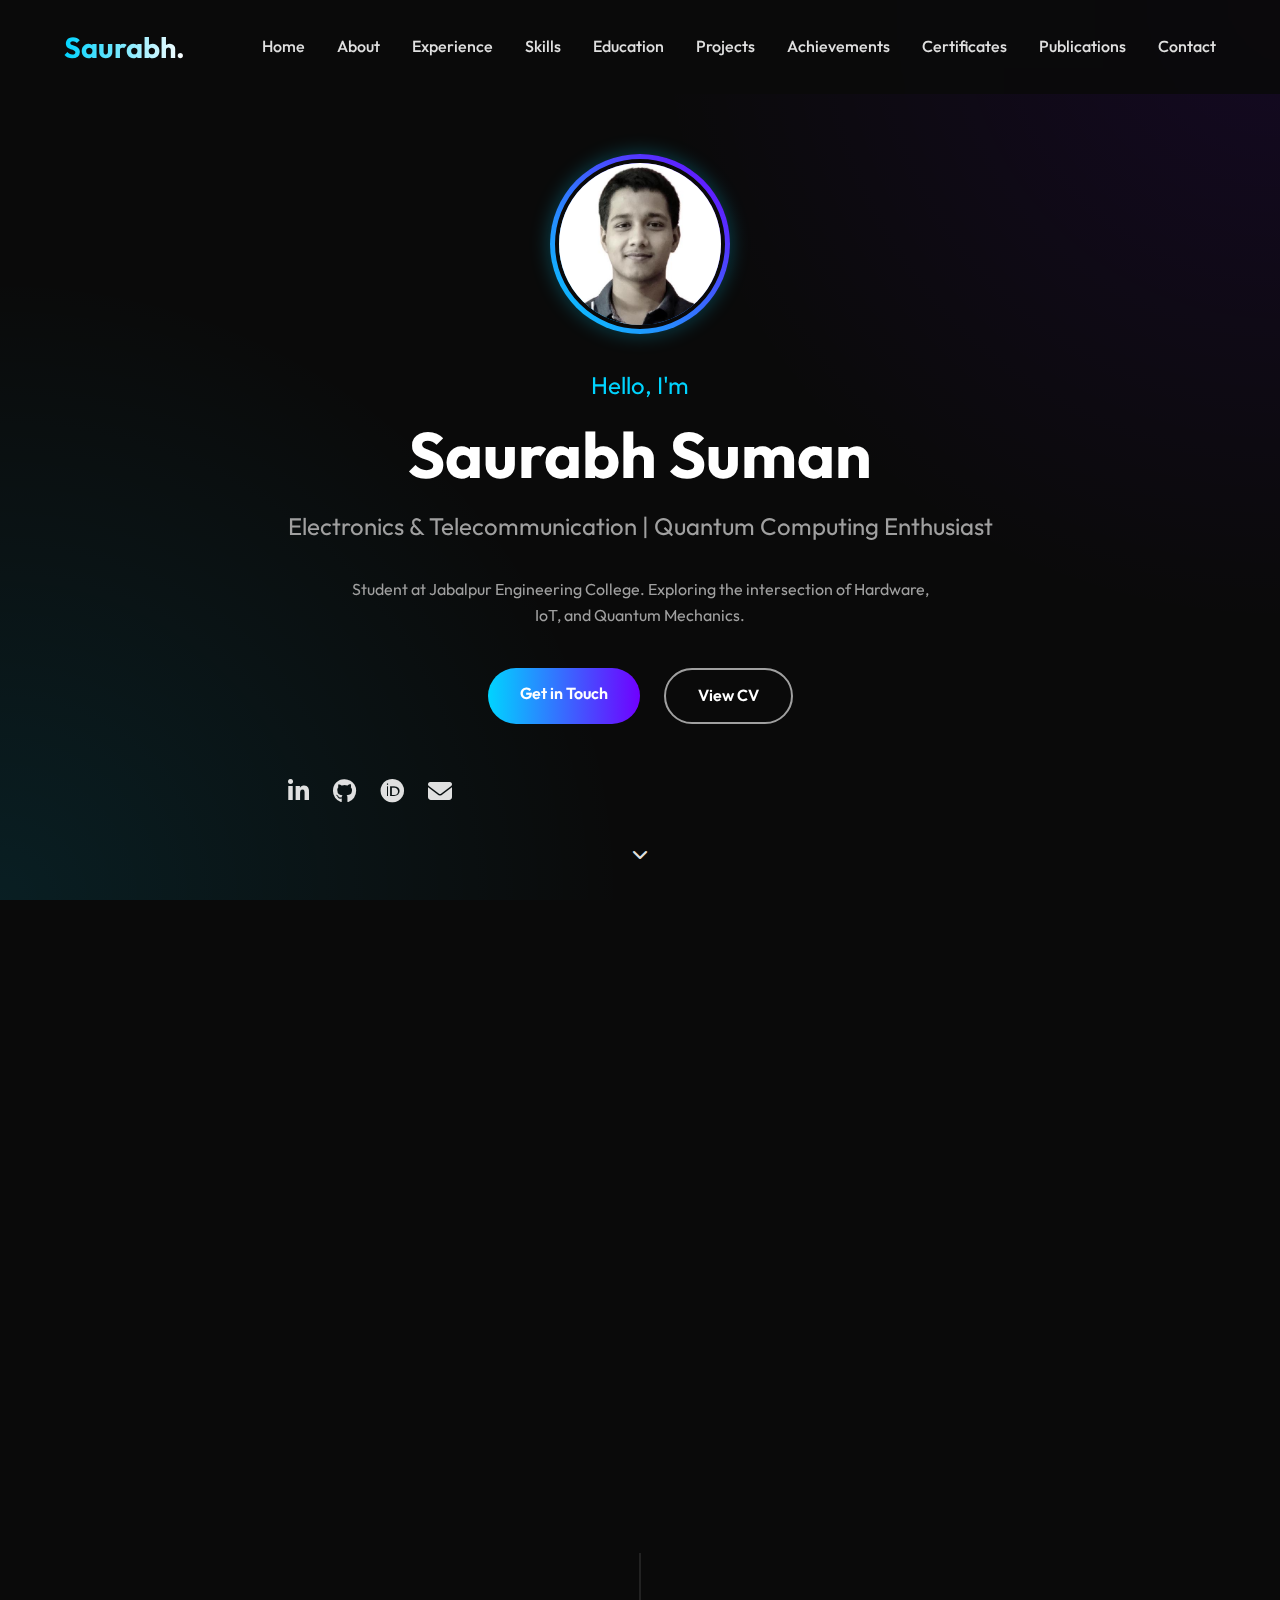
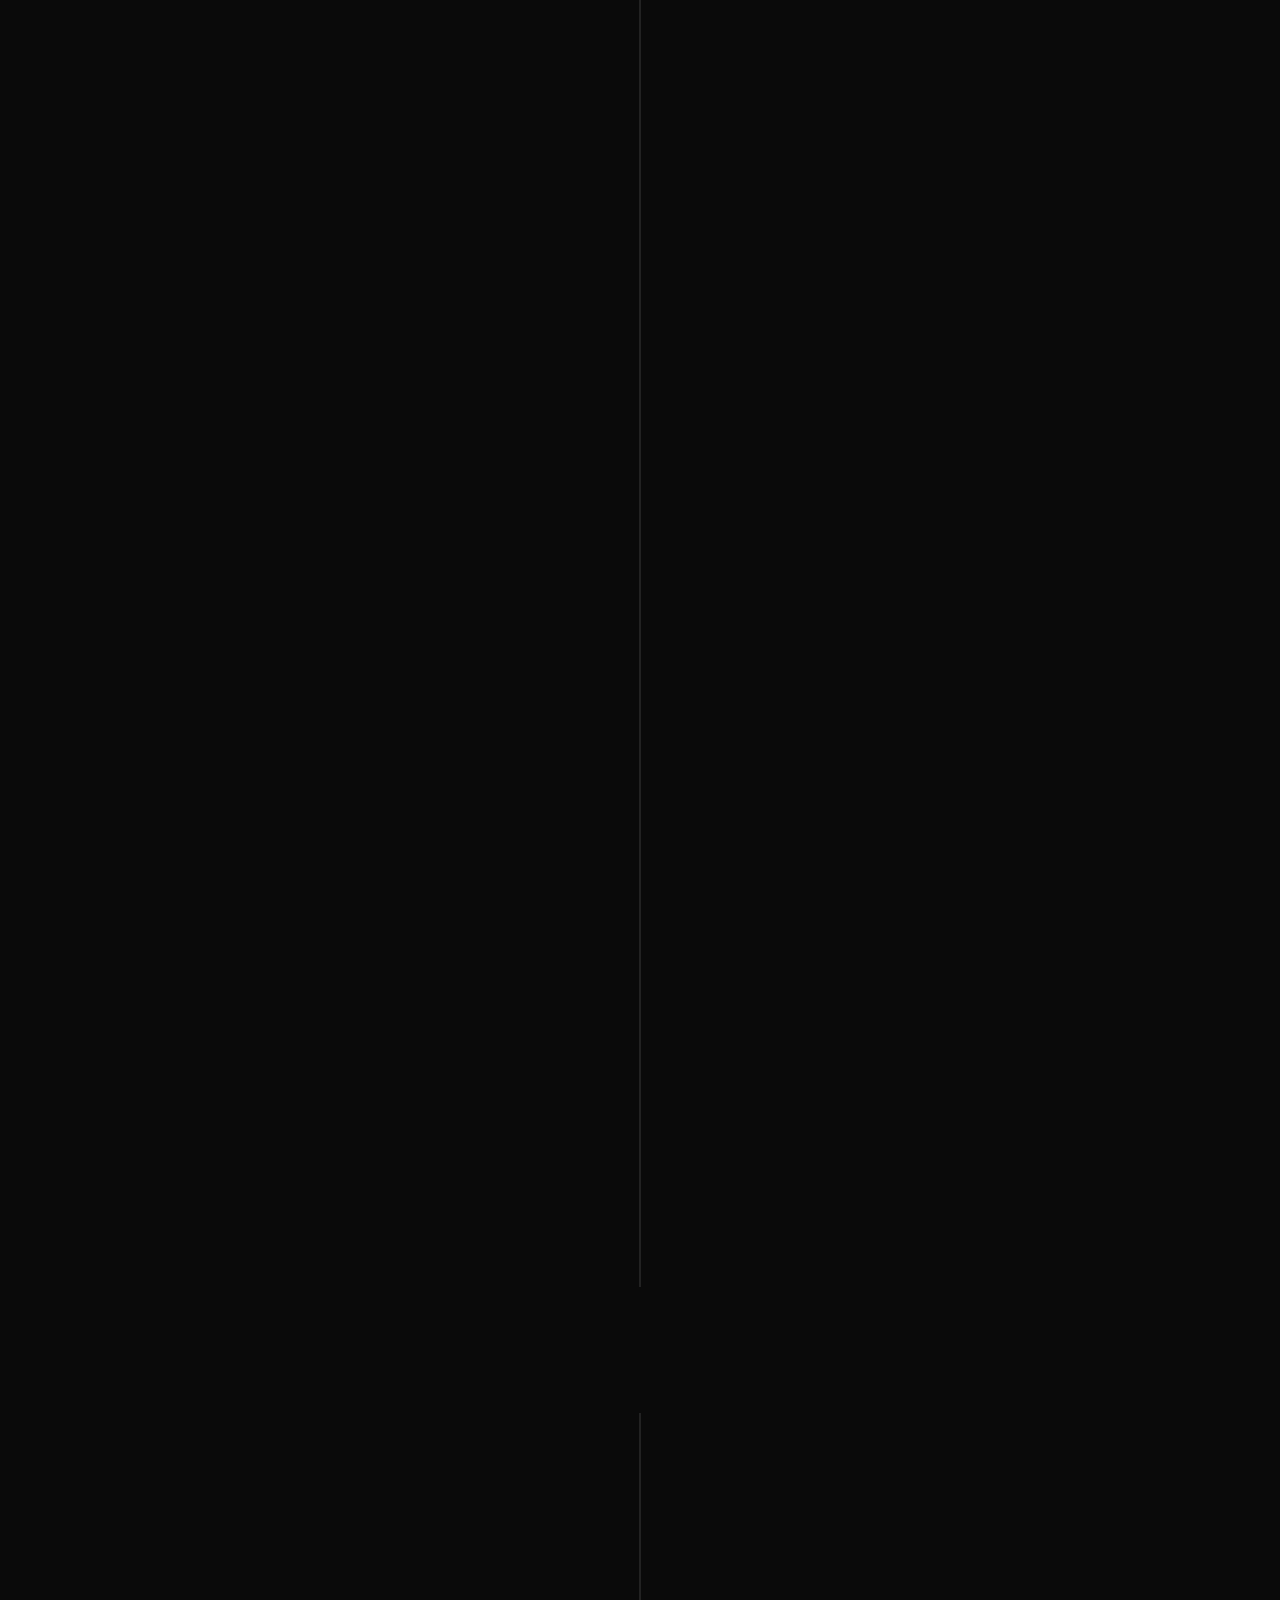
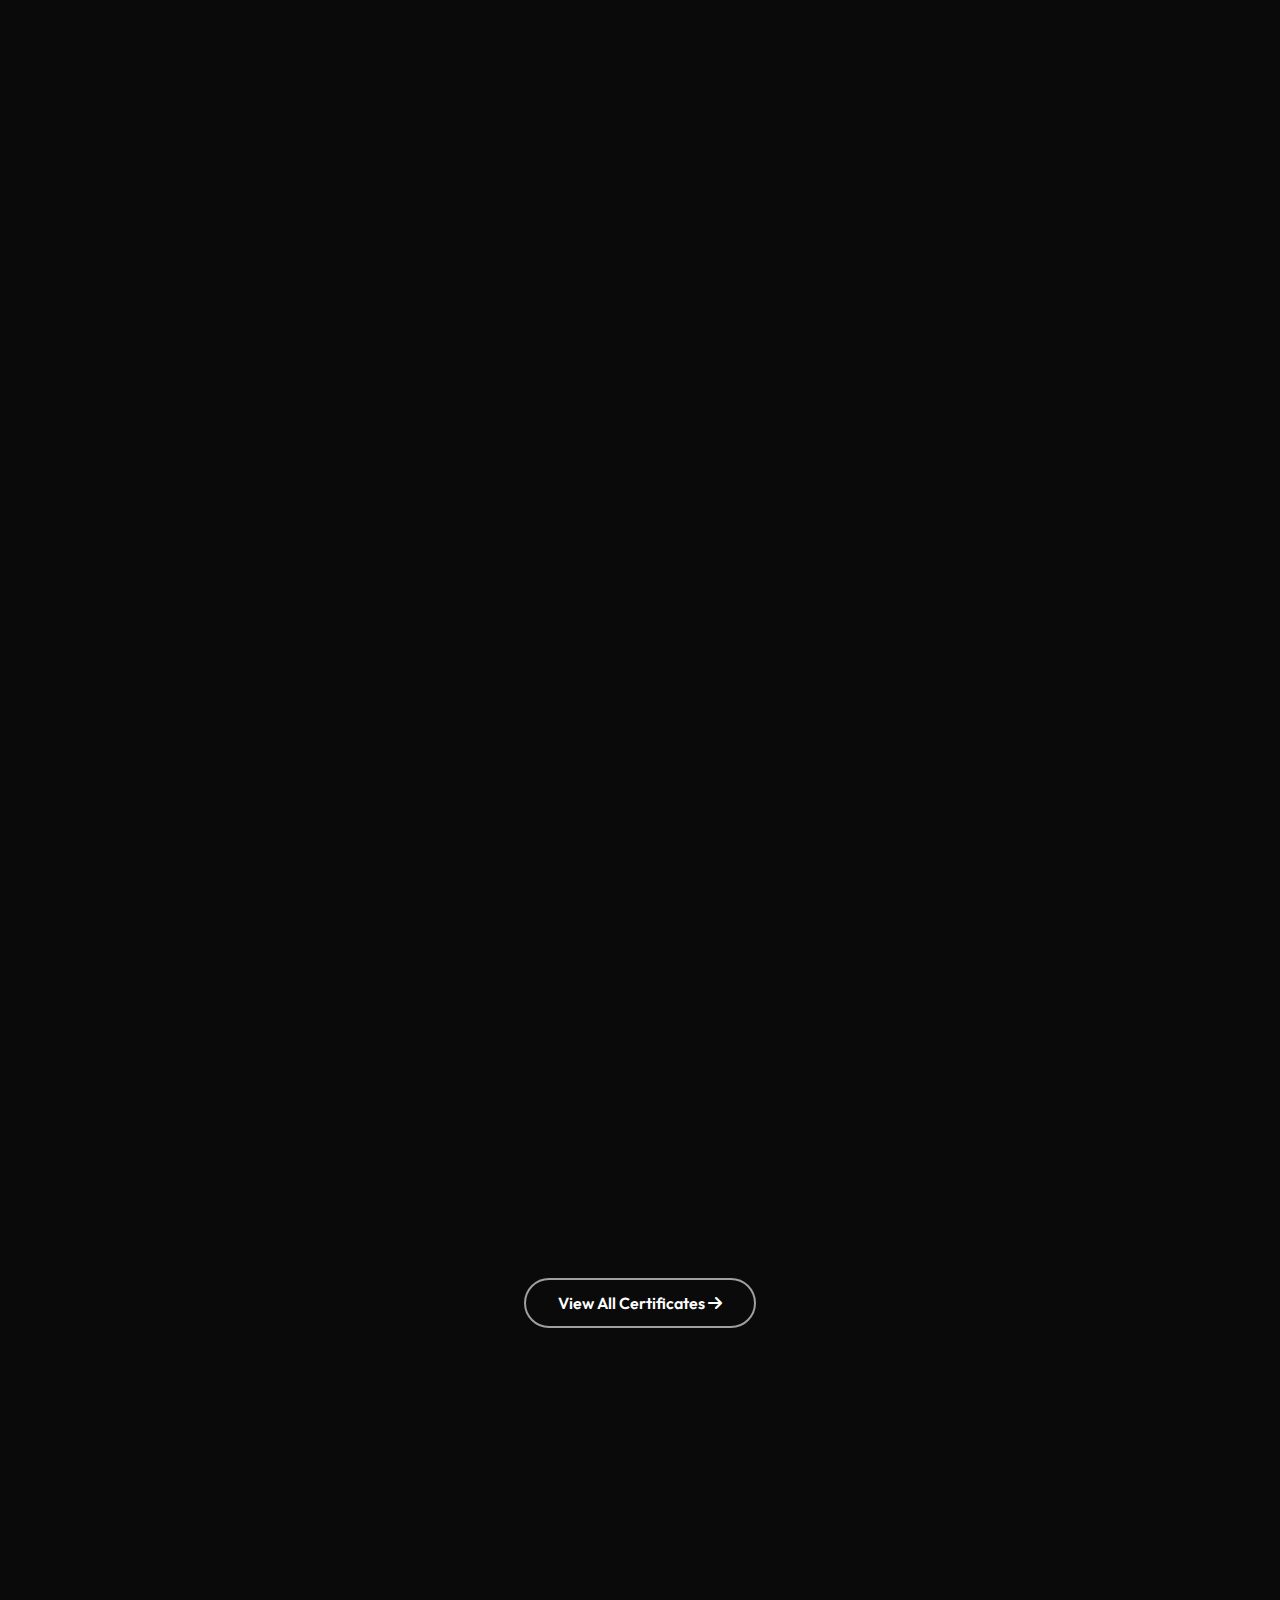
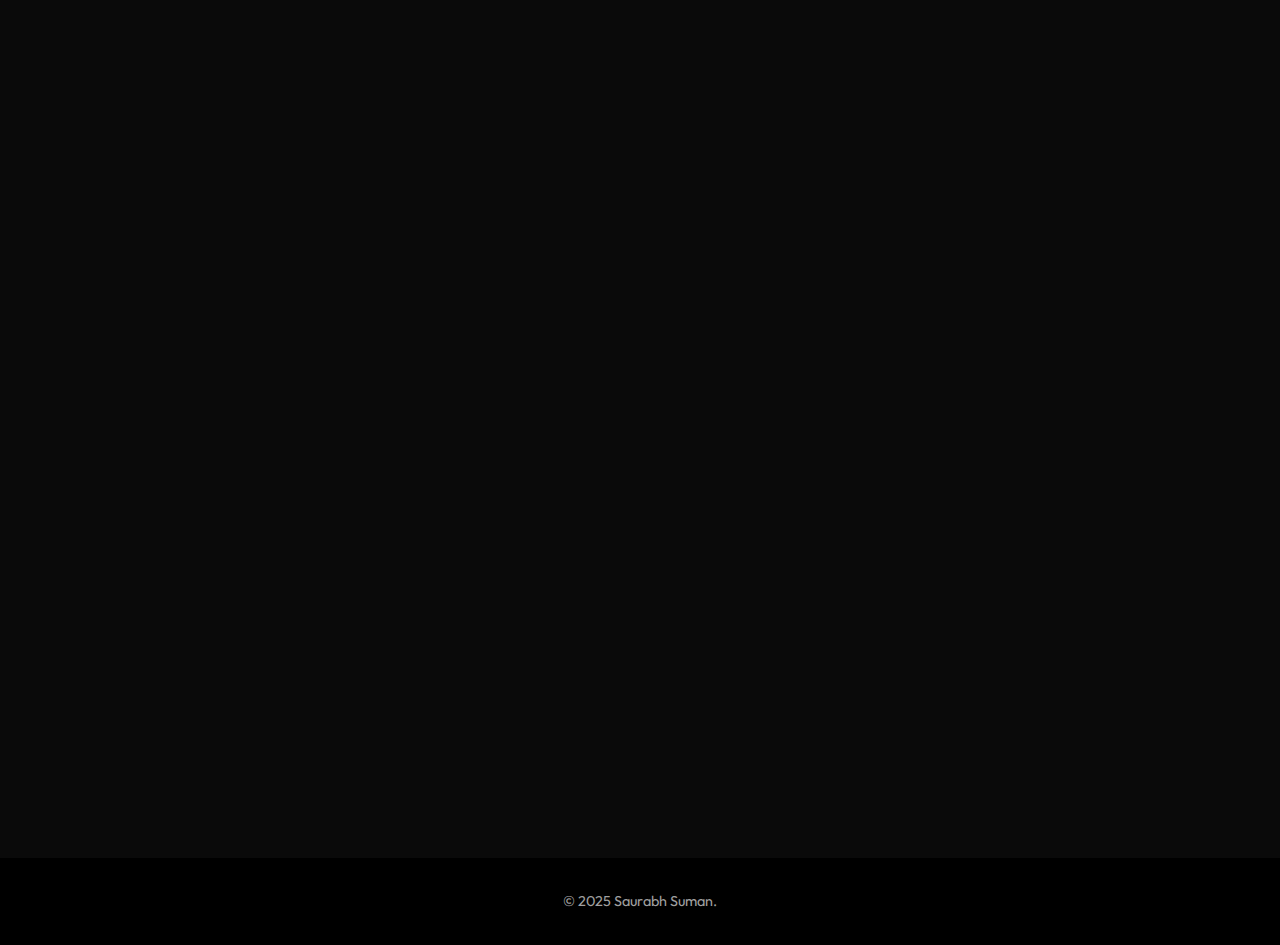
<file: index.html>
<!DOCTYPE html>
<html lang="en">

<head>
    <meta charset="UTF-8">
    <meta name="viewport" content="width=device-width, initial-scale=1.0">
    <link rel="icon" type="image/x-icon" href="images/saurabh.jpeg">
    <title>Saurabh Suman | Portfolio</title>
    <meta name="description"
        content="Portfolio of Saurabh Suman - Electronics & Telecommunication Student, Quantum Computing Enthusiast.">

    <!-- Fonts -->
    <link rel="preconnect" href="https://fonts.googleapis.com">
    <link rel="preconnect" href="https://fonts.gstatic.com" crossorigin>
    <link href="https://fonts.googleapis.com/css2?family=Outfit:wght@300;400;500;600;700&display=swap" rel="stylesheet">

    <!-- Icons -->
    <link rel="stylesheet" href="https://cdnjs.cloudflare.com/ajax/libs/font-awesome/6.4.0/css/all.min.css">

    <!-- AOS Animation Library -->
    <link href="https://unpkg.com/aos@2.3.1/dist/aos.css" rel="stylesheet">

    <!-- Custom CSS -->
    <link rel="stylesheet" href="style.css">
</head>

<body>

    <!-- Navigation -->
    <nav id="navbar">
        <div class="logo">Saurabh.</div>
        <ul class="nav-links">
            <li><a href="#home">Home</a></li>
            <li><a href="#about">About</a></li>
            <li><a href="#experience">Experience</a></li>
            <li><a href="#skills">Skills</a></li>
            <li><a href="#education">Education</a></li>
            <li><a href="#projects">Projects</a></li>
            <li><a href="#achievements">Achievements</a></li>
            <li><a href="#certificates">Certificates</a></li>
            <li><a href="#publications">Publications</a></li>
            <li><a href="#contact">Contact</a></li>
        </ul>
        <div class="hamburger">
            <div class="line"></div>
            <div class="line"></div>
            <div class="line"></div>
        </div>
    </nav>

    <!-- Hero Section -->
    <section id="home" class="hero">
        <div class="hero-content" data-aos="fade-up">
            <div class="profile-img-container">
                <img src="images/saurabh.jpeg" alt="Saurabh Suman" class="profile-img">
            </div>
            <p class="greeting">Hello, I'm</p>
            <h1 class="name">Saurabh Suman</h1>
            <h2 class="tagline">Electronics & Telecommunication | Quantum Computing Enthusiast</h2>
            <p class="bio-short">Student at Jabalpur Engineering College. Exploring the intersection of Hardware, IoT,
                and Quantum Mechanics.</p>
            <div class="hero-btns">
                <a href="#contact" class="btn primary-btn">Get in Touch</a>
                <a href="docs/CV.pdf" class="btn secondary-btn" target="_blank">View CV</a>
            </div>
            <div class="social-links">
                <a href="https://www.linkedin.com/in/saurabhyahihai/" target="_blank"><i
                        class="fab fa-linkedin-in"></i></a>
                <a href="https://github.com/saurabhyahihai/" target="_blank"><i class="fab fa-github"></i></a>
                <a href="https://orcid.org/0009-0007-3563-5451" target="_blank"><i class="fab fa-orcid"></i></a>
                <a href="mailto:saurabhyahihai@gmail.com"><i class="fas fa-envelope"></i></a>
            </div>
        </div>
        <div class="scroll-down">
            <a href="#about"><i class="fas fa-chevron-down"></i></a>
        </div>
    </section>

    <!-- About Section -->
    <section id="about" class="section">
        <div class="container">
            <h2 class="section-title" data-aos="fade-up">About Me</h2>
            <div class="about-content">
                <div class="about-text" data-aos="fade-right">
                    <p>I am a student at <strong>Jabalpur Engineering College</strong>, currently pursuing a B.Tech. in
                        Electronics and Telecommunication Engineering. I have a deep interest in programming both
                        software and hardware, with a special focus on <strong>Quantum Computing</strong>.</p>
                    <p>My skills range from IoT, Embedded Systems, and Robotics to Python, Qiskit, and Web Development.
                        I am also an active citizen scientist, contributing to projects like asteroid discovery and
                        particle search.</p>
                </div>
            </div>
        </div>
    </section>

    <!-- Experience Section -->
    <section id="experience" class="section">
        <div class="container">
            <h2 class="section-title" data-aos="fade-up">Experience</h2>
            <div class="timeline">

                <!-- Qubisafe -->
                <div class="timeline-item" data-aos="fade-left">
                    <div class="timeline-date">Nov 2025 - Present</div>
                    <div class="timeline-content">
                        <div class="org-header">
                            <img src="images/qubisafe.png" alt="Qubisafe" class="org-logo">
                            <div>
                                <h3>Advisor</h3>
                                <h4>Qubisafe Private Limited</h4>
                            </div>
                        </div>
                        <p>Contributing to prototyping, hardware design, verification, and system integration for
                            quantum-ready solutions.</p>
                    </div>
                </div>

                <!-- IIT Kharagpur -->
                <div class="timeline-item" data-aos="fade-right">
                    <div class="timeline-date">May 2025 - Aug 2025</div>
                    <div class="timeline-content">
                        <div class="org-header">
                            <img src="images/iitkgp.png" alt="IIT Kharagpur" class="org-logo">
                            <div>
                                <h3>Research Intern</h3>
                                <h4>IIT Kharagpur (SWAN Lab)</h4>
                            </div>
                        </div>
                        <p>Worked on FPGA+LoRa projects to develop novel communication techniques under Prof. Sudip
                            Misra. Contributed to ML dataset preparation.</p>
                    </div>
                </div>

                <!-- JEC IoT Lab -->
                <div class="timeline-item" data-aos="fade-left">
                    <div class="timeline-date">Mar 2025 - Present</div>
                    <div class="timeline-content">
                        <div class="org-header">
                            <img src="images/jec.png" alt="JEC" class="org-logo">
                            <div>
                                <h3>Student Coordinator</h3>
                                <h4>IoT & Robotics Lab, JEC</h4>
                            </div>
                        </div>
                        <p>Founding member. Facilitating lab activities, internal learning programs, and maintaining the
                            lab's website.</p>
                    </div>
                </div>

                <!-- JLUG -->
                <div class="timeline-item" data-aos="fade-right">
                    <div class="timeline-date">Sep 2023 - Present</div>
                    <div class="timeline-content">
                        <div class="org-header">
                            <img src="images/jlug.jpg" alt="JLUG" class="org-logo">
                            <div>
                                <h3>Technical Team Lead</h3>
                                <h4>JLUG JEC</h4>
                            </div>
                        </div>
                        <p>Leading technical events, coordinating collaboration, and contributing to web-based projects.
                        </p>
                    </div>
                </div>

                <!-- ATL -->
                <div class="timeline-item" data-aos="fade-left">
                    <div class="timeline-date">Jul 2019 - Jul 2021</div>
                    <div class="timeline-content">
                        <div class="org-header">
                            <img src="images/kvs.png" alt="ATL" class="org-logo">
                            <div>
                                <h3>Student Ambassador</h3>
                                <h4>Atal Tinkering Lab, KV Singrauli</h4>
                            </div>
                        </div>
                        <p>Led robotics projects (wheelchair, traffic control), conducted workshops, and represented the
                            lab at science fairs.</p>
                    </div>
                </div>

            </div>

            <!-- Volunteering -->
            <h3 class="section-subtitle" data-aos="fade-up"
                style="text-align: center; margin: 4rem 0 2rem; color: var(--primary-color);">Volunteering</h3>
            <div class="timeline">

                <!-- QWorld -->
                <div class="timeline-item" data-aos="fade-right">
                    <div class="timeline-date">Sep 2025 - Present</div>
                    <div class="timeline-content">
                        <div class="org-header">
                            <img src="images/qworld.jpg" alt="QWorld" class="org-logo">
                            <div>
                                <h3>QBronze Mentor</h3>
                                <h4>QWorld</h4>
                            </div>
                        </div>
                        <p>Guiding participants through quantum computing concepts and hands-on exercises using Qiskit
                            and Cirq.</p>
                    </div>
                </div>

                <!-- Zooniverse -->
                <div class="timeline-item" data-aos="fade-left">
                    <div class="timeline-date">Jul 2024 - Present</div>
                    <div class="timeline-content">
                        <div class="org-header">
                            <img src="images/zooniverse.jpg" alt="Zooniverse" class="org-logo">
                            <div>
                                <h3>Citizen Scientist</h3>
                                <h4>Zooniverse</h4>
                            </div>
                        </div>
                        <p>Participating in "New Particle Search at CERN" and "Daily Minor Planet" research projects.
                        </p>
                    </div>
                </div>

                <!-- IASC -->
                <div class="timeline-item" data-aos="fade-right">
                    <div class="timeline-date">Sep 2024 - Oct 2024</div>
                    <div class="timeline-content">
                        <div class="org-header">
                            <img src="images/iasc.png" alt="IASC" class="org-logo">
                            <div>
                                <h3>Citizen Scientist</h3>
                                <h4>International Astronomical Search Collaboration</h4>
                            </div>
                        </div>
                        <p>Participated with a team, resulting in 2 preliminary asteroid discoveries.</p>
                    </div>
                </div>

            </div>
        </div>
    </section>

    <!-- Skills Section -->
    <section id="skills" class="section">
        <div class="container">
            <h2 class="section-title" data-aos="fade-up">Skills</h2>
            <div class="skills-grid">
                <div class="skill-category" data-aos="fade-up" data-aos-delay="100">
                    <h3><i class="fas fa-atom"></i> Quantum & Physics</h3>
                    <ul class="skill-list">
                        <li>Quantum Computing</li>
                        <li>Qiskit & Cirq</li>
                        <li>Quantum Algorithms</li>
                        <li>Quantum Error Correction</li>
                        <li>Semiconductor Physics</li>
                    </ul>
                </div>
                <div class="skill-category" data-aos="fade-up" data-aos-delay="200">
                    <h3><i class="fas fa-microchip"></i> Electronics & IoT</h3>
                    <ul class="skill-list">
                        <li>Embedded Systems</li>
                        <li>Arduino & Raspberry Pi</li>
                        <li>FPGA & Verilog</li>
                        <li>PCB Design (KiCAD)</li>
                        <li>IoT & Robotics</li>
                        <li>LoRa Communication</li>
                    </ul>
                </div>
                <div class="skill-category" data-aos="fade-up" data-aos-delay="300">
                    <h3><i class="fas fa-code"></i> Programming & Tools</h3>
                    <ul class="skill-list">
                        <li>Python</li>
                        <li>C/C++</li>
                        <li>HTML/CSS/JS</li>
                        <li>Data Analysis (Pandas, NumPy)</li>
                        <li>ModelSim & LTSpice</li>
                    </ul>
                </div>
            </div>
        </div>
    </section>

    <!-- Education Section -->
    <section id="education" class="section">
        <div class="container">
            <h2 class="section-title" data-aos="fade-up">Education</h2>
            <div class="timeline">
                <div class="timeline-item" data-aos="fade-left">
                    <div class="timeline-date">Aug 2023 - 2027</div>
                    <div class="timeline-content">
                        <div class="org-header">
                            <div>
                                <h3>Bachelor of Technology</h3>
                                <h4>Jabalpur Engineering College</h4>
                            </div>
                        </div>
                        <p>Electronics and Telecommunication Engineering</p>
                        <p class="sm-text">Founding Member & Coordinator at IoT & Robotics Lab, Technical Team Lead at
                            JLUG.</p>
                    </div>
                </div>
                <div class="timeline-item" data-aos="fade-right">
                    <div class="timeline-date">2021</div>
                    <div class="timeline-content">
                        <div class="org-header">
                            <div>
                                <h3>Senior School Certificate</h3>
                                <h4>Kendriya Vidyalaya</h4>
                            </div>
                        </div>
                        <p>Sciences (Maths, Physics, Chemistry, CS)</p>
                        <p class="sm-text">Captain of Raman House, Student Ambassador at Atal Tinkering Lab.</p>
                    </div>
                </div>
                <div class="timeline-item" data-aos="fade-left">
                    <div class="timeline-date">2019</div>
                    <div class="timeline-content">
                        <div class="org-header">
                            <div>
                                <h3>Secondary School Certificate</h3>
                                <h4>Kendriya Vidyalaya</h4>
                            </div>
                        </div>
                        <p>Participated in Debates, Quizzes, and Science Exhibitions.</p>
                    </div>
                </div>
            </div>
        </div>
    </section>

    <!-- Projects Section -->
    <section id="projects" class="section">
        <div class="container">
            <h2 class="section-title" data-aos="fade-up">Projects</h2>
            <div class="projects-grid">

                <!-- FPGA LoRa -->
                <div class="project-card" data-aos="zoom-in">
                    <div class="project-info">
                        <h3>SystemVerilog LoRa RFM96W Core</h3>
                        <p class="project-meta">IIT Kharagpur | May 2025 - Aug 2025</p>
                        <p>Complete, synthesizable SystemVerilog implementation for controlling the HopeRF RFM96W LoRa
                            module. Features robust SPI interface, FIFO management, and multi-LoRa parallel processing
                            on FPGA.</p>
                        <div class="tags">
                            <span>FPGA</span><span>SystemVerilog</span><span>LoRa</span><span>ModelSim</span>
                        </div>
                    </div>
                </div>

                <!-- TeleQ -->
                <div class="project-card" data-aos="zoom-in" data-aos-delay="100">
                    <div class="project-info">
                        <h3>TeleQ - Quantum Teleportation</h3>
                        <p class="project-meta">Dec 2024</p>
                        <p>Demonstration of secure communication using quantum teleportation, utilizing entanglement and
                            the no-cloning theorem. Developed with Qiskit.</p>
                        <div class="tags">
                            <span>Quantum Computing</span><span>Qiskit</span><span>Python</span>
                        </div>
                    </div>
                </div>

                <!-- MoviPal -->
                <div class="project-card" data-aos="zoom-in" data-aos-delay="200">
                    <div class="project-info">
                        <h3>MoviPal</h3>
                        <p class="project-meta">CS50 Final Project | May 2023</p>
                        <p>A straightforward command-line based Python application designed to recommend movies.</p>
                        <div class="tags">
                            <span>Python</span><span>Data Science</span><span>CLI</span>
                        </div>
                    </div>
                </div>

                <!-- Wheelchair -->
                <div class="project-card" data-aos="zoom-in">
                    <div class="project-info">
                        <h3>Automated Stair Climbing Wheelchair</h3>
                        <p class="project-meta">ATL KV Singrauli | 2019 - 2020</p>
                        <p>Prototyped a wheelchair capable of autonomously climbing stairs using caterpillar-style
                            treads while maintaining balance.</p>
                        <div class="tags">
                            <span>Arduino</span><span>Robotics</span><span>Electronics</span>
                        </div>
                    </div>
                </div>

                <!-- Traffic Control -->
                <div class="project-card" data-aos="zoom-in" data-aos-delay="100">
                    <div class="project-info">
                        <h3>Automated Traffic Control System</h3>
                        <p class="project-meta">ATL KV Singrauli | 2019 - 2020</p>
                        <p>Concept where road infrastructure monitors and regulates vehicle behavior through a central
                            wireless control system.</p>
                        <div class="tags">
                            <span>IoT</span><span>Wireless Comm</span><span>Arduino</span>
                        </div>
                    </div>
                </div>

            </div>
        </div>
    </section>

    <!-- Achievements Section -->
    <section id="achievements" class="section">
        <div class="container">
            <h2 class="section-title" data-aos="fade-up">Achievements</h2>

            <div class="achievements-list">

                <!-- Scholarship -->
                <div class="achievement-item" data-aos="fade-up">
                    <div>
                        <h3>Chief Minister's Meritorious Students' Scholarship</h3>
                        <p class="org-name">Govt. of Madhya Pradesh (2024)</p>
                        <p>For academic excellence in Senior School & JEE Mains.</p>
                    </div>
                </div>

                <!-- Quiz -->
                <div class="achievement-item" data-aos="fade-up">
                    <div>
                        <h3>Runner-Up, Korea-India Friendship Quiz</h3>
                        <p class="org-name">Korean Cultural Centre (2021)</p>
                        <p>Indore-Bhopal City Final.</p>
                    </div>
                </div>

                <!-- Exhibition -->
                <div class="achievement-item" data-aos="fade-up">
                    <div>
                        <h3>2nd Position, JNN Science Exhibition</h3>
                        <p class="org-name">Kendriya Vidyalaya Sangathan (2021)</p>
                        <p>Regional Level, 'Interactive Software' subtheme.</p>
                    </div>
                </div>

            </div>
        </div>
    </section>

    <section id="certificates" class="section">
        <!-- Featured Certificates -->
        <h3 class="section-title" data-aos="fade-up">Featured Certifications</h3>
        <div class="achievements-list">
            <div class="achievement-item" data-aos="fade-up">
                <img src="images/mit.png" alt="MIT" class="org-logo">
                <div>
                    <h3>MIT iQuHACK 2025</h3>
                    <p class="org-name">Massachusetts Institute of Technology</p>
                </div>
            </div>
            <div class="achievement-item" data-aos="fade-up">
                <img src="images/iisc.png" alt="IISc" class="org-logo">
                <div>
                    <h3>CeNSE Summer School</h3>
                    <p class="org-name">Indian Institute of Science (IISc)</p>
                </div>
            </div>
            <div class="achievement-item" data-aos="fade-up">
                <img src="images/ibm.png" alt="IBM" class="org-logo">
                <div>
                    <h3>Qiskit Global Summer School 2024</h3>
                    <p class="org-name">IBM</p>
                </div>
            </div>
        </div>

        <div style="text-align: center; margin-top: 2rem;">
            <a href="certificates.html" class="btn secondary-btn">View All Certificates <i
                    class="fas fa-arrow-right"></i></a>
        </div>

        </div>
    </section>

    <!-- Publications Section -->
    <section id="publications" class="section">
        <div class="container">
            <h2 class="section-title" data-aos="fade-up">Publications</h2>
            <div class="achievements-list">
                <!-- Publication -->
                <div class="achievement-item" data-aos="fade-up" style="border-color: var(--primary-color);">
                    <div>
                        <h3>Hardware Dependencies in Quantum Error Correction</h3>
                        <p class="org-name">ScienceOpen Posters (Mar 2025)</p>
                        <p>Poster comparing surface codes with bosonic codes. <a
                                href="https://doi.org/10.14293/P2199-8442.1.SOP-.PK8E2Z.v1" target="_blank"
                                style="color: var(--primary-color);">Read DOI</a></p>
                    </div>
                </div>
            </div>
        </div>
    </section>

    <!-- Contact Section -->
    <section id="contact" class="section">
        <div class="container">
            <h2 class="section-title" data-aos="fade-up">Get In Touch</h2>
            <div class="contact-content" data-aos="fade-up">
                <p>I'm always open to discussing new projects, creative ideas or opportunities to be part of your
                    visions.</p>
                <div class="contact-details">
                    <a href="mailto:saurabhyahihai@gmail.com" class="contact-link">
                        <i class="fas fa-envelope"></i> saurabhyahihai@gmail.com
                    </a>
                    <a href="mailto:0201ec231088@jecjabalpur.ac.in" class="contact-link">
                        <i class="fas fa-envelope"></i> 0201ec231088@jecjabalpur.ac.in
                    </a>
                    <a href="https://www.linkedin.com/in/saurabhyahihai/" target="_blank" class="contact-link">
                        <i class="fab fa-linkedin"></i> LinkedIn
                    </a>
                    <a href="https://github.com/saurabhyahihai/" target="_blank" class="contact-link">
                        <i class="fab fa-github"></i> GitHub
                    </a>
                    <div class="contact-link">
                        <i class="fas fa-map-marker-alt"></i> Jabalpur, India
                    </div>
                </div>
            </div>
        </div>
    </section>

    <footer>
        <p>&copy; 2025 Saurabh Suman.</p>
    </footer>

    <!-- Scripts -->
    <script src="https://unpkg.com/aos@2.3.1/dist/aos.js"></script>
    <script src="script.js"></script>
</body>

</html>
</file>
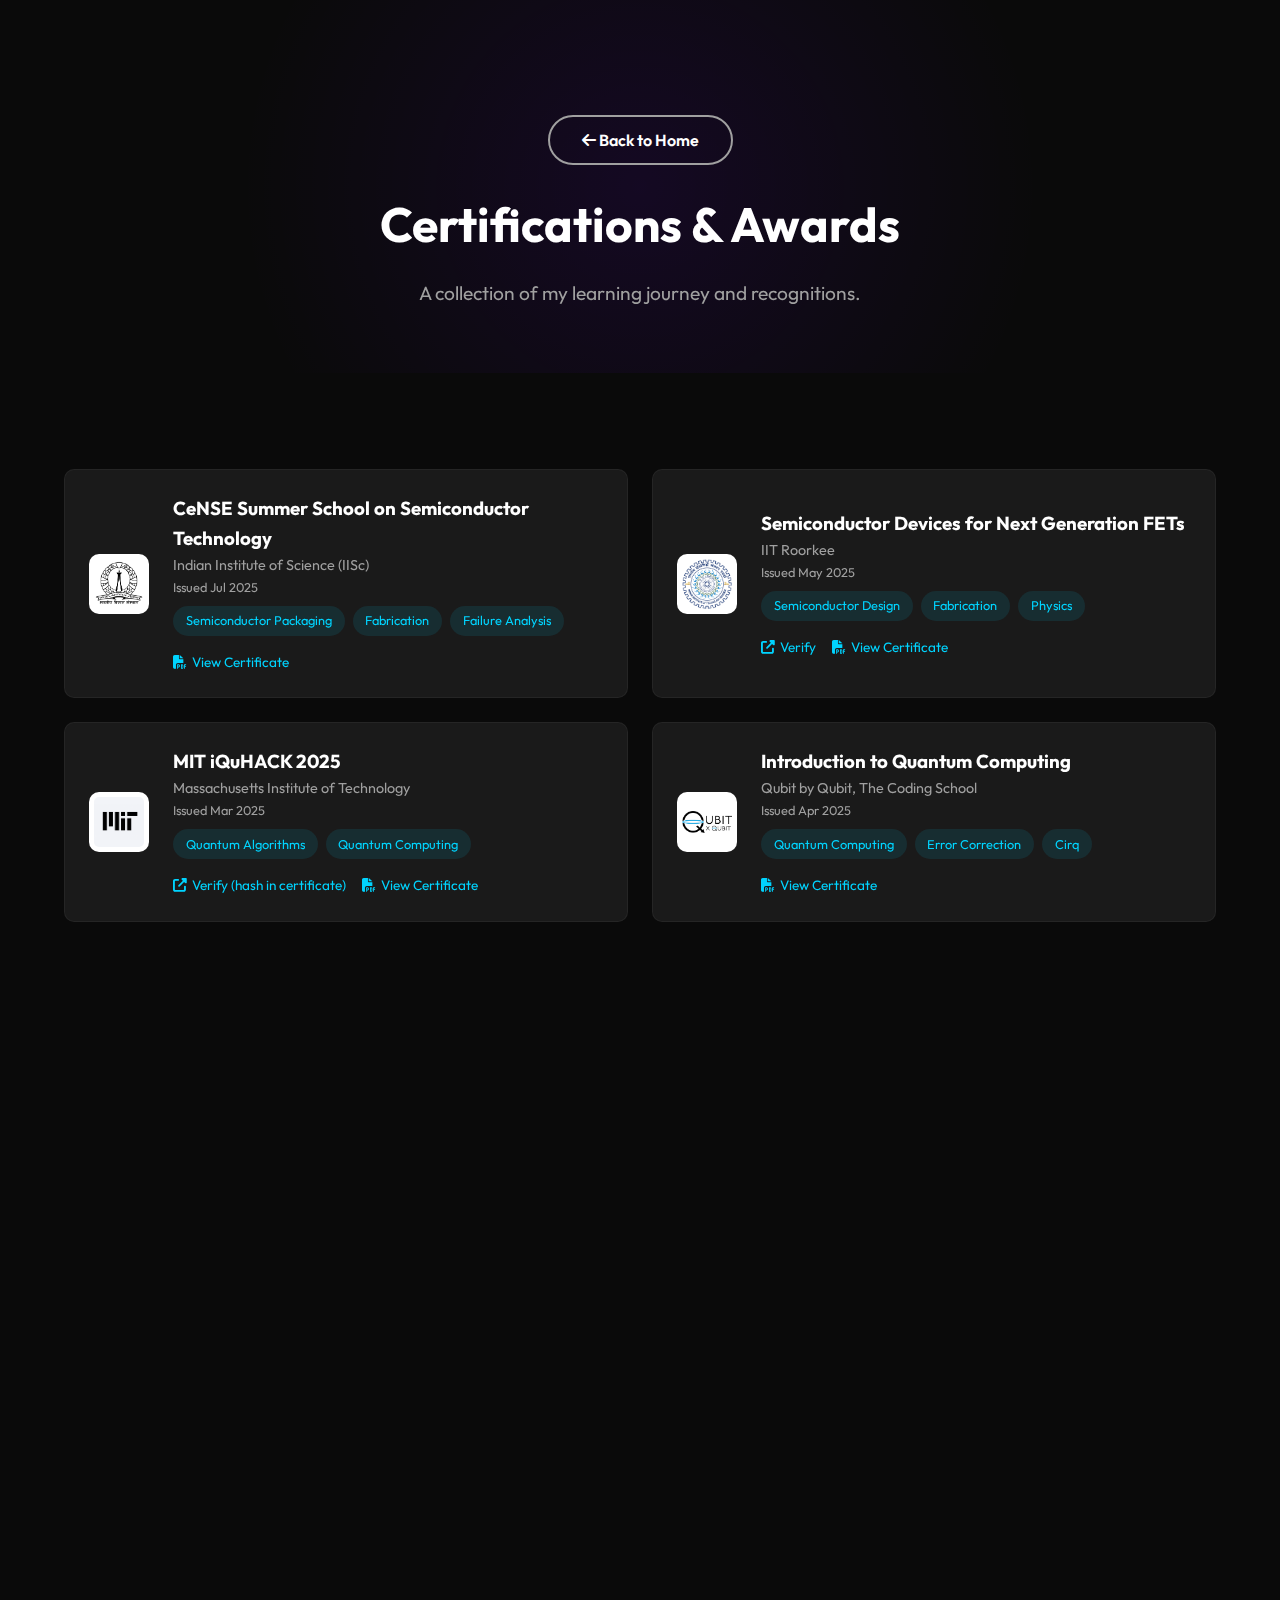
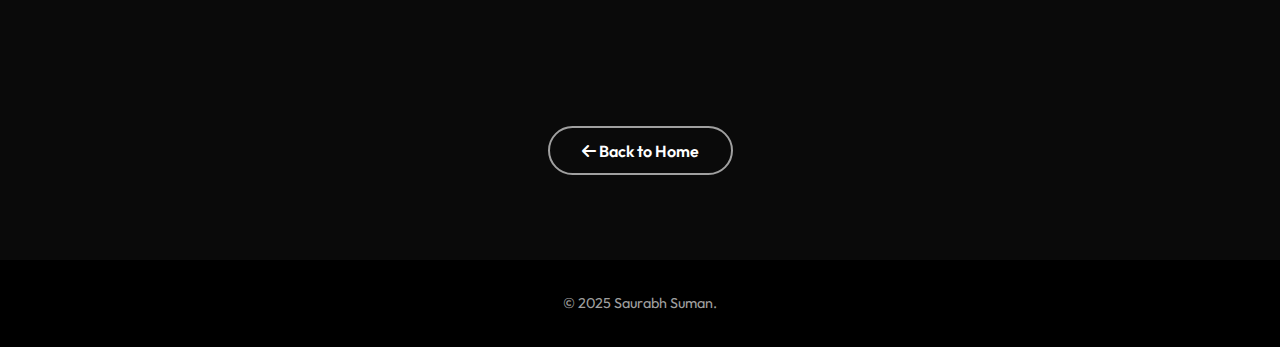
<file: certificates.html>
<!DOCTYPE html>
<html lang="en">

<head>
    <meta charset="UTF-8">
    <meta name="viewport" content="width=device-width, initial-scale=1.0">
    <title>Certificates | Saurabh Suman</title>
    <link rel="icon" type="image/x-icon" href="images/saurabh.jpeg">
    <meta name="description" content="Certifications and Awards of Saurabh Suman.">

    <!-- Fonts -->
    <link rel="preconnect" href="https://fonts.googleapis.com">
    <link rel="preconnect" href="https://fonts.gstatic.com" crossorigin>
    <link href="https://fonts.googleapis.com/css2?family=Outfit:wght@300;400;500;600;700&display=swap" rel="stylesheet">

    <!-- Icons -->
    <link rel="stylesheet" href="https://cdnjs.cloudflare.com/ajax/libs/font-awesome/6.4.0/css/all.min.css">

    <!-- AOS Animation Library -->
    <link href="https://unpkg.com/aos@2.3.1/dist/aos.css" rel="stylesheet">

    <!-- Custom CSS -->
    <link rel="stylesheet" href="style.css">
</head>

<body>

    <!-- Header -->
    <header class="page-header">
        <div class="container">
            <div style="text-align: center; margin-bottom: 2rem;">
                <a href="index.html#certificates" class="btn secondary-btn"><i class="fas fa-arrow-left"></i> Back to
                    Home</a>
            </div>
            <h1 data-aos="fade-down">Certifications & Awards</h1>
            <p data-aos="fade-up" data-aos-delay="100">A collection of my learning journey and recognitions.</p>
        </div>
    </header>

    <!-- Certificates Section -->
    <section class="section">
        <div class="container">
            <div class="achievements-list">


                <!-- CeNSE Summer School -->
                <div class="achievement-item" data-aos="fade-up">
                    <img src="images/iisc.png" alt="IISc" class="org-logo">
                    <div>
                        <h3>CeNSE Summer School on Semiconductor Technology</h3>
                        <p class="org-name">Indian Institute of Science (IISc)</p>
                        <p class="cert-date">Issued Jul 2025</p>
                        <div class="tags"><span>Semiconductor Packaging</span><span>Fabrication</span><span>Failure
                                Analysis</span></div>
                        <div class="cert-links">
                            <a href="docs/cense_saurabh_suman.pdf" class="cert-link" target="_blank"><i
                                    class="fas fa-file-pdf"></i>
                                View Certificate</a>
                        </div>
                    </div>
                </div>

                <!-- Semiconductor Devices -->
                <div class="achievement-item" data-aos="fade-up">
                    <img src="images/iitr.png" alt="IIT Roorkee" class="org-logo">
                    <div>
                        <h3>Semiconductor Devices for Next Generation FETs</h3>
                        <p class="org-name">IIT Roorkee</p>
                        <p class="cert-date">Issued May 2025</p>
                        <div class="tags"><span>Semiconductor Design</span><span>Fabrication</span><span>Physics</span>
                        </div>
                        <div class="cert-links">
                            <a href="https://archive.nptel.ac.in/noc/Ecertificate/?q=NPTEL25EE75S64730052904511434"
                                class="cert-link" target="_blank"><i class="fas fa-external-link-alt"></i> Verify</a>
                            <a href="docs/semiconductor_devices_iitr_saurabh_suman.pdf" class="cert-link"
                                target="_blank"><i class="fas fa-file-pdf"></i> View
                                Certificate</a>
                        </div>
                    </div>
                </div>

                <!-- MIT iQuHACK -->
                <div class="achievement-item" data-aos="fade-up">
                    <img src="images/mit.png" alt="MIT" class="org-logo">
                    <div>
                        <h3>MIT iQuHACK 2025</h3>
                        <p class="org-name">Massachusetts Institute of Technology</p>
                        <p class="cert-date">Issued Mar 2025</p>
                        <div class="tags"><span>Quantum Algorithms</span><span>Quantum Computing</span></div>
                        <div class="cert-links">
                            <a href="https://www.iquise.mit.edu/iQuHACK/2025-01-31" class="cert-link" target="_blank"><i
                                    class="fas fa-external-link-alt"></i> Verify (hash in certificate)</a>
                            <a href="docs/mit_iquhack_project_saurabh_suman.pdf" class="cert-link" target="_blank"><i
                                    class="fas fa-file-pdf"></i> View
                                Certificate</a>
                        </div>
                    </div>
                </div>

                <!-- Introduction to Quantum Computing -->
                <div class="achievement-item" data-aos="fade-up">
                    <img src="images/qxq.png" alt="The Coding School" class="org-logo">
                    <div>
                        <h3>Introduction to Quantum Computing</h3>
                        <p class="org-name">Qubit by Qubit, The Coding School</p>
                        <p class="cert-date">Issued Apr 2025</p>
                        <div class="tags"><span>Quantum Computing</span><span>Error Correction</span><span>Cirq</span>
                        </div>
                        <div class="cert-links">
                            <a href="docs/qxq_saurabh_suman.pdf" class="cert-link" target="_blank"><i
                                    class="fas fa-file-pdf"></i> View
                                Certificate</a>
                        </div>
                    </div>
                </div>

                <!-- QCourse 501-2 -->
                <div class="achievement-item" data-aos="fade-up">
                    <img src="images/qworld.jpg" alt="QWorld" class="org-logo">
                    <div>
                        <h3>QCourse 501-2: Elements of Quantum Computing</h3>
                        <p class="org-name">QWorld</p>
                        <p class="cert-date">Issued Jan 2025</p>
                        <div class="tags"><span>Quantum Algorithms</span><span>Qiskit</span><span>Cryptography</span>
                        </div>
                        <div class="cert-links">
                            <a href="docs/qcourse501_2_saurabh_suman.pdf" class="cert-link" target="_blank"><i
                                    class="fas fa-file-pdf"></i> View
                                Certificate</a>
                        </div>
                    </div>
                </div>

                <!-- eLSI -->
                <div class="achievement-item" data-aos="fade-up">
                    <img src="images/iitb.png" alt="e-Yantra" class="org-logo">
                    <div>
                        <h3>eLSI: Basics of Embedded Systems and Robotics</h3>
                        <p class="org-name">e-Yantra (IIT Bombay)</p>
                        <p class="cert-date">Issued Jan 2025</p>
                        <div class="tags"><span>Embedded C</span><span>Robotics</span><span>SimulIDE</span></div>
                        <div class="cert-links">
                            <a href="https://www.mooc.e-yantra.org/validate/0c89291a83c147e283e9031471a19f8a09e2dfef"
                                class="cert-link" target="_blank"><i class="fas fa-external-link-alt"></i> Verify</a>
                            <a href="docs/elsi_saurabh_suman.pdf" class="cert-link" target="_blank"><i
                                    class="fas fa-file-pdf"></i> View
                                Certificate</a>
                        </div>
                    </div>
                </div>

                <!-- Electronic Systems Design -->
                <div class="achievement-item" data-aos="fade-up">
                    <img src="images/iitm.png" alt="IIT Madras" class="org-logo">
                    <div>
                        <h3>Electronic Systems Design: Hands-On Circuits and PCB Design with CAD Software</h3>
                        <p class="org-name">IIT Madras</p>
                        <p class="cert-date">Issued Nov 2024</p>
                        <div class="tags"><span>PCB Design</span><span>KiCAD</span><span>LTSpice</span></div>
                        <div class="cert-links">
                            <a href="https://archive.nptel.ac.in/noc/Ecertificate/?q=NPTEL24EE127S65550033804280551"
                                class="cert-link" target="_blank"><i class="fas fa-external-link-alt"></i> Verify</a>
                            <a href="docs/electronic_system_design_saurabh_suman.pdf" class="cert-link"
                                target="_blank"><i class="fas fa-file-pdf"></i> View
                                Certificate</a>
                        </div>
                    </div>
                </div>

                <!-- IoT -->
                <div class="achievement-item" data-aos="fade-up">
                    <img src="images/iitkgp.png" alt="IIT Kharagpur" class="org-logo">
                    <div>
                        <h3>Introduction to Internet of Things</h3>
                        <p class="org-name">IIT Kharagpur</p>
                        <p class="cert-date">Issued Nov 2024</p>
                        <div class="tags"><span>IoT</span><span>Electronics</span><span>Embedded Systems</span>
                        </div>
                        <div class="cert-links">
                            <a href="https://archive.nptel.ac.in/noc/Ecertificate/?q=NPTEL24CS115S75140012204280551"
                                class="cert-link" target="_blank"><i class="fas fa-external-link-alt"></i> Verify</a>
                            <a href="docs/iot_saurabh_suman.pdf" class="cert-link" target="_blank"><i
                                    class="fas fa-file-pdf"></i> View
                                Certificate</a>
                        </div>
                    </div>
                </div>

                <!-- QBronze -->
                <div class="achievement-item" data-aos="fade-up">
                    <img src="images/qworld.jpg" alt="QWorld" class="org-logo">
                    <div>
                        <h3>QBronze - Quantum Computing & Programming</h3>
                        <p class="org-name">QWorld</p>
                        <p class="cert-date">Issued Oct 2024</p>
                        <div class="tags"><span>Quantum Algorithms</span><span>Qiskit</span></div>
                        <div class="cert-links">
                            <a href="docs/qbronze_saurabh_suman.pdf" class="cert-link" target="_blank"><i
                                    class="fas fa-file-pdf"></i> View
                                Certificate</a>
                        </div>
                    </div>
                </div>

                <!-- Verilog -->
                <div class="achievement-item" data-aos="fade-up">
                    <img src="images/iitg.png" alt="IIT Guwahati" class="org-logo">
                    <div>
                        <h3>System Design Through Verilog</h3>
                        <p class="org-name">IIT Guwahati</p>
                        <p class="cert-date">Issued Sep 2024</p>
                        <div class="tags"><span>Verilog</span><span>HDL</span><span>Logic Design</span></div>
                        <div class="cert-links">
                            <a href="https://archive.nptel.ac.in/noc/Ecertificate/?q=NPTEL24EE94S43710009902743555"
                                class="cert-link" target="_blank"><i class="fas fa-external-link-alt"></i> Verify</a>
                            <a href="docs/system_design_verilog_saurabh_suman.pdf" class="cert-link" target="_blank"><i
                                    class="fas fa-file-pdf"></i> View
                                Certificate</a>
                        </div>
                    </div>
                </div>

                <!-- Mobile Robots -->
                <div class="achievement-item" data-aos="fade-up">
                    <img src="images/iitm.png" alt="IIT Madras" class="org-logo">
                    <div>
                        <h3>Mobile Robots: From Basics to Advanced</h3>
                        <p class="org-name">IIT Madras</p>
                        <p class="cert-date">Issued Aug 2024</p>
                        <div class="tags"><span>Robotics</span><span>Arduino</span><span>Fusion 360</span></div>
                        <div class="cert-links">
                            <a href="docs/ibot_iitm_saurabh_suman.pdf" class="cert-link" target="_blank"><i
                                    class="fas fa-file-pdf"></i> View
                                Certificate</a>
                        </div>
                    </div>
                </div>

                <!-- Qiskit Global Summer School -->
                <div class="achievement-item" data-aos="fade-up">
                    <img src="images/ibm.png" alt="IBM" class="org-logo">
                    <div>
                        <h3>Qiskit Global Summer School 2024</h3>
                        <p class="org-name">IBM</p>
                        <p class="cert-date">Issued Aug 2024</p>
                        <div class="tags"><span>Qiskit</span><span>Quantum ML</span><span>Simulation</span></div>
                        <div class="cert-links">
                            <a href="https://www.credly.com/go/gCGIrk40" class="cert-link" target="_blank"><i
                                    class="fas fa-external-link-alt"></i> Verify</a>
                            <a href="docs/qgss_saurabh_suman.pdf" class="cert-link" target="_blank"><i
                                    class="fas fa-file-pdf"></i> View
                                Certificate</a>
                        </div>
                    </div>
                </div>

                <!-- Semiconductor Fabrication -->
                <div class="achievement-item" data-aos="fade-up">
                    <img src="images/purdue.jpg" alt="Purdue" class="org-logo">
                    <div>
                        <h3>Semiconductor Fabrication 101</h3>
                        <p class="org-name">Purdue University, University of Texas at Austin, Intel</p>
                        <p class="cert-date">Issued Aug 2024</p>
                        <div class="tags"><span>Semiconductor Fabrication</span><span>Electronics</span></div>
                        <div class="cert-links">
                            <a href="https://purdue.brightspace.com/d2l/awards/assertions/380034/view" class="cert-link"
                                target="_blank"><i class="fas fa-external-link-alt"></i> Verify</a>
                            <a href="docs/semiconductor_101_saurabh_suman.pdf" class="cert-link" target="_blank"><i
                                    class="fas fa-file-pdf"></i> View
                                Certificate</a>
                        </div>
                    </div>
                </div>

                <!-- Basics of Quantum Info -->
                <div class="achievement-item" data-aos="fade-up">
                    <img src="images/ibm.png" alt="IBM" class="org-logo">
                    <div>
                        <h3>Basics of Quantum Information</h3>
                        <p class="org-name">IBM</p>
                        <p class="cert-date">Issued Jul 2024</p>
                        <div class="tags"><span>Quantum Theory</span><span>Information</span></div>
                        <div class="cert-links">
                            <a href="https://www.credly.com/go/S8BsPoPt" class="cert-link" target="_blank"><i
                                    class="fas fa-external-link-alt"></i> Verify</a>
                            <a href="docs/basics_quantum_saurabh_suman.pdf" class="cert-link" target="_blank"><i
                                    class="fas fa-file-pdf"></i> View
                                Certificate</a>
                        </div>
                    </div>
                </div>

                <!-- Intro to QC with Qiskit -->
                <div class="achievement-item" data-aos="fade-up">
                    <img src="images/hpi.png" alt="HPI" class="org-logo">
                    <div>
                        <h3>Introduction to Quantum Computing with Qiskit</h3>
                        <p class="org-name">Hasso Plattner Institute</p>
                        <p class="cert-date">Issued Jul 2024</p>
                        <div class="tags"><span>Qiskit</span><span>Algorithms</span></div>
                        <div class="cert-links">
                            <a href="https://open.hpi.de/verify/xikaz-naser-petyr-hizeh-sozyr" class="cert-link"
                                target="_blank"><i class="fas fa-external-link-alt"></i> Verify</a>
                            <a href="docs/qc_hpi_saurabh_suman.pdf" class="cert-link" target="_blank"><i
                                    class="fas fa-file-pdf"></i> View
                                Certificate</a>
                        </div>
                    </div>
                </div>

                <!-- Quantum ML -->
                <div class="achievement-item" data-aos="fade-up">
                    <img src="images/hpi.png" alt="HPI" class="org-logo">
                    <div>
                        <h3>Quantum Machine Learning</h3>
                        <p class="org-name">Hasso Plattner Institute</p>
                        <p class="cert-date">Issued Jul 2024</p>
                        <div class="tags"><span>Quantum ML</span><span>Qiskit</span></div>
                        <div class="cert-links">
                            <a href="https://open.hpi.de/verify/xoviz-sazib-tipiz-maveg-camef" class="cert-link"
                                target="_blank"><i class="fas fa-external-link-alt"></i> Verify</a>
                            <a href="docs/qml_hpi_saurabh_suman.pdf" class="cert-link" target="_blank"><i
                                    class="fas fa-file-pdf"></i> View
                                Certificate</a>
                        </div>
                    </div>
                </div>

                <!-- Web Programming -->
                <div class="achievement-item" data-aos="fade-up">
                    <img src="images/harvard.png" alt="CS50" class="org-logo">
                    <div>
                        <h3>Web Programming with Python and JavaScript</h3>
                        <p class="org-name">CS50 (Harvard University)</p>
                        <p class="cert-date">Issued Apr 2024</p>
                        <div class="tags"><span>Django</span><span>React.js</span><span>Full-Stack</span></div>
                        <div class="cert-links">
                            <a href="https://cs50.harvard.edu/certificates/b2f784c3-5c00-4fa7-a2b5-64b252ce4af8"
                                class="cert-link" target="_blank"><i class="fas fa-external-link-alt"></i> Verify</a>
                            <a href="docs/CS50W.pdf" class="cert-link" target="_blank"><i class="fas fa-file-pdf"></i>
                                View
                                Certificate</a>
                        </div>
                    </div>
                </div>

                <!-- Data Analysis -->
                <div class="achievement-item" data-aos="fade-up">
                    <img src="images/fcc.png" alt="freeCodeCamp" class="org-logo">
                    <div>
                        <h3>Data Analysis with Python</h3>
                        <p class="org-name">freeCodeCamp</p>
                        <p class="cert-date">Issued Jun 2023</p>
                        <div class="tags"><span>Data Analysis</span><span>Pandas</span><span>NumPy</span></div>
                        <div class="cert-links">
                            <a href="https://www.freecodecamp.org/certification/saurabhyahihai/data-analysis-with-python-v7"
                                class="cert-link" target="_blank"><i class="fas fa-external-link-alt"></i> Verify</a>
                        </div>
                    </div>
                </div>

                <!-- Intro to Programming -->
                <div class="achievement-item" data-aos="fade-up">
                    <img src="images/harvard.png" alt="CS50" class="org-logo">
                    <div>
                        <h3>Introduction to Programming with Python</h3>
                        <p class="org-name">CS50 (Harvard University)</p>
                        <p class="cert-date">Issued Jun 2023</p>
                        <div class="tags"><span>Python</span><span>Computer Science</span></div>
                        <div class="cert-links">
                            <a href="https://cs50.harvard.edu/certificates/37f57a8a-1c41-4ebc-80f1-96ff339688aa"
                                class="cert-link" target="_blank"><i class="fas fa-external-link-alt"></i> Verify</a>
                            <a href="docs/CS50P.pdf" class="cert-link" target="_blank"><i class="fas fa-file-pdf"></i>
                                View
                                Certificate</a>
                        </div>
                    </div>
                </div>

            </div>

            <br><br>
            <h1 data-aos="fade-down">Other Certificates</h1>
            <br><br>
            <div class="achievements-list">

                <!-- QBronze -->
                <div class="achievement-item" data-aos="fade-up">
                    <img src="images/qworld.jpg" alt="QWorld" class="org-logo">
                    <div>
                        <h3>QBronze Mentor</h3>
                        <p class="org-name">QWorld</p>
                        <p class="cert-date">Issued Nov 2025</p>
                        <div class="cert-links">
                            <a href="docs/qbronze_mentor_saurabh_suman.pdf" class="cert-link" target="_blank"><i
                                    class="fas fa-file-pdf"></i>
                                View Certificate</a>
                        </div>
                    </div>
                </div>

                <!-- IASC -->
                <div class="achievement-item" data-aos="fade-up">
                    <img src="images/iasc.png" alt="IASC" class="org-logo">
                    <div>
                        <h3>Asteroid Search</h3>
                        <p class="org-name">International Astronomical Search Collaboration</p>
                        <p class="cert-date">Issued Oct 2024</p>
                        <div class="cert-links">
                            <a href="docs/iasc_saurabh_suman.pdf" class="cert-link" target="_blank"><i
                                    class="fas fa-file-pdf"></i>
                                View Certificate</a>
                        </div>
                    </div>
                </div>

                <!-- JNNMSEE -->
                <div class="achievement-item" data-aos="fade-up">
                    <img src="images/kvs.png" alt="KVS" class="org-logo">
                    <div>
                        <h3>Jawaharlal Nehru National Science, Mathematics and Environment Exhibition</h3>
                        <p class="org-name">Kendriya Vidyalaya Sangathan</p>
                        <p class="cert-date">Issued Apr 2021</p>
                        <div class="cert-links">
                            <a href="docs/jnnmsee_saurabh_suman.pdf" class="cert-link" target="_blank"><i
                                    class="fas fa-file-pdf"></i>
                                View Certificate</a>
                        </div>
                    </div>
                </div>

                <!-- Korea Quiz -->
                <div class="achievement-item" data-aos="fade-up">
                    <img src="images/flag_kor.jpg" alt="South Korea" class="org-logo">
                    <div>
                        <h3>Runner-Up (Indore-Bhopal City Final), Korea-India Friendship Quiz</h3>
                        <p class="org-name">Korean Cultural Centre, India (Embassy of the Republic of Korea to the
                            Republic of India)</p>
                        <p class="cert-date">Issued Oct 2024</p>
                        <div class="cert-links">
                            <a href="docs/korea_quiz_saurabh_suman.png" class="cert-link" target="_blank"><i
                                    class="fas fa-file-pdf"></i>
                                View Certificate</a>
                        </div>
                    </div>
                </div>

            </div>


            <div style="text-align: center; margin-top: 3rem;">
                <a href="index.html#certificates" class="btn secondary-btn"><i class="fas fa-arrow-left"></i> Back
                    to
                    Home</a>
            </div>
        </div>
    </section>

    <footer>
        <p>&copy; 2025 Saurabh Suman.</p>
    </footer>

    <!-- Scripts -->
    <script src="https://unpkg.com/aos@2.3.1/dist/aos.js"></script>
    <script src="script.js"></script>
</body>

</html>
</file>
<file: style.css>
/* Variables */
:root {
    --primary-color: #00d4ff;
    /* Cyan/Quantum Blue */
    --secondary-color: #7000ff;
    /* Deep Purple */
    --bg-color: #0a0a0a;
    --text-color: #e0e0e0;
    --text-muted: #a0a0a0;
    --card-bg: #1a1a1a;
    --font-main: 'Outfit', sans-serif;
    --transition: all 0.3s ease;
}

/* Reset */
* {
    margin: 0;
    padding: 0;
    box-sizing: border-box;
}

html {
    scroll-behavior: smooth;
}

body {
    font-family: var(--font-main);
    background-color: var(--bg-color);
    color: var(--text-color);
    line-height: 1.6;
    overflow-x: hidden;
}

a {
    text-decoration: none;
    color: inherit;
    transition: var(--transition);
}

ul {
    list-style: none;
}

/* Typography */
h1,
h2,
h3,
h4 {
    font-weight: 700;
    color: #fff;
}

.section-title {
    font-size: 2.5rem;
    text-align: center;
    margin-bottom: 3rem;
    position: relative;
    display: inline-block;
    left: 50%;
    transform: translateX(-50%);
}

.section-title::after {
    content: '';
    position: absolute;
    bottom: -10px;
    left: 50%;
    transform: translateX(-50%);
    width: 60px;
    height: 4px;
    background: linear-gradient(90deg, var(--primary-color), var(--secondary-color));
    border-radius: 2px;
}

/* Navigation */
#navbar {
    position: fixed;
    top: 0;
    width: 100%;
    padding: 1.5rem 5%;
    display: flex;
    justify-content: space-between;
    align-items: center;
    background: rgba(10, 10, 10, 0.9);
    backdrop-filter: blur(10px);
    z-index: 1000;
    transition: var(--transition);
}

.logo {
    font-size: 1.8rem;
    font-weight: 700;
    background: linear-gradient(90deg, var(--primary-color), #fff);
    -webkit-background-clip: text;
    background-clip: text;
    -webkit-text-fill-color: transparent;
}

.nav-links {
    display: flex;
    gap: 2rem;
}

.nav-links a {
    font-weight: 500;
    font-size: 1rem;
}

.nav-links a:hover {
    color: var(--primary-color);
}

.hamburger {
    display: none;
    cursor: pointer;
    z-index: 1001;
}

.line {
    width: 25px;
    height: 3px;
    background-color: #fff;
    margin: 5px;
    transition: var(--transition);
}

.hamburger.toggle .line:nth-child(1) {
    transform: rotate(-45deg) translate(-5px, 6px);
}

.hamburger.toggle .line:nth-child(2) {
    opacity: 0;
}

.hamburger.toggle .line:nth-child(3) {
    transform: rotate(45deg) translate(-5px, -6px);
}

/* Hero Section */
.hero {
    min-height: 100vh;
    display: flex;
    flex-direction: column;
    justify-content: center;
    align-items: center;
    text-align: center;
    padding: 6rem 5% 2rem;
    position: relative;
    background: radial-gradient(circle at top right, rgba(112, 0, 255, 0.1), transparent 40%),
        radial-gradient(circle at bottom left, rgba(0, 212, 255, 0.1), transparent 40%);
}

.profile-img-container {
    width: 180px;
    height: 180px;
    margin: 0 auto 2rem;
    border-radius: 50%;
    padding: 5px;
    background: linear-gradient(45deg, var(--primary-color), var(--secondary-color));
    box-shadow: 0 0 20px rgba(0, 212, 255, 0.3);
}

.profile-img {
    width: 100%;
    height: 100%;
    border-radius: 50%;
    object-fit: cover;
    border: 4px solid var(--bg-color);
}

.greeting {
    font-size: 1.5rem;
    color: var(--primary-color);
    margin-bottom: 1rem;
}

.name {
    font-size: 4rem;
    margin-bottom: 1rem;
    line-height: 1.1;
}

.tagline {
    font-size: 1.5rem;
    color: var(--text-muted);
    font-weight: 400;
    margin-bottom: 2rem;
}

.bio-short {
    max-width: 600px;
    margin: 0 auto 2.5rem;
    color: var(--text-muted);
}

.hero-btns {
    display: flex;
    gap: 1.5rem;
    justify-content: center;
    margin-bottom: 3rem;
}

.btn {
    padding: 0.8rem 2rem;
    border-radius: 50px;
    font-weight: 600;
    cursor: pointer;
}

.primary-btn {
    background: linear-gradient(90deg, var(--primary-color), var(--secondary-color));
    color: #fff;
    border: none;
}

.primary-btn:hover {
    transform: translateY(-3px);
    box-shadow: 0 10px 20px rgba(0, 212, 255, 0.2);
}

.secondary-btn {
    background: transparent;
    border: 2px solid var(--text-muted);
    color: #fff;
}

.secondary-btn:hover {
    border-color: var(--primary-color);
    color: var(--primary-color);
}

.social-links {
    display: flex;
    gap: 1.5rem;
    font-size: 1.5rem;
}

.social-links a:hover {
    color: var(--primary-color);
    transform: translateY(-3px);
}

.scroll-down {
    position: absolute;
    bottom: 2rem;
    animation: bounce 2s infinite;
}

@keyframes bounce {

    0%,
    20%,
    50%,
    80%,
    100% {
        transform: translateY(0);
    }

    40% {
        transform: translateY(-10px);
    }

    60% {
        transform: translateY(-5px);
    }
}

/* Sections General */
.section {
    padding: 6rem 5%;
}

.container {
    max-width: 1200px;
    margin: 0 auto;
}

/* About */
.about-content {
    display: flex;
    justify-content: center;
    text-align: center;
}

.about-text {
    max-width: 800px;
    font-size: 1.1rem;
}

/* Skills */
.skills-grid {
    display: grid;
    grid-template-columns: repeat(auto-fit, minmax(300px, 1fr));
    gap: 2rem;
}

.skill-category {
    background: var(--card-bg);
    padding: 2rem;
    border-radius: 15px;
    border: 1px solid rgba(255, 255, 255, 0.05);
    transition: var(--transition);
}

.skill-category:hover {
    transform: translateY(-5px);
    border-color: var(--primary-color);
}

.skill-category h3 {
    margin-bottom: 1.5rem;
    display: flex;
    align-items: center;
    gap: 10px;
    color: var(--primary-color);
}

.skill-list li {
    margin-bottom: 0.8rem;
    position: relative;
    padding-left: 20px;
}

.skill-list li::before {
    content: '▹';
    position: absolute;
    left: 0;
    color: var(--secondary-color);
}

/* Experience & Timeline */
.timeline {
    position: relative;
    max-width: 800px;
    margin: 0 auto;
}

.timeline::after {
    content: '';
    position: absolute;
    width: 2px;
    background: rgba(255, 255, 255, 0.1);
    top: 0;
    bottom: 0;
    left: 50%;
    margin-left: -1px;
}

.timeline-item {
    padding: 10px 40px;
    position: relative;
    background-color: inherit;
    width: 50%;
}

.timeline-item:nth-child(odd) {
    left: 0;
    text-align: right;
}

.timeline-item:nth-child(even) {
    left: 50%;
}

.timeline-item::after {
    content: '';
    position: absolute;
    width: 16px;
    height: 16px;
    right: -8px;
    background-color: var(--bg-color);
    border: 3px solid var(--primary-color);
    top: 15px;
    border-radius: 50%;
    z-index: 1;
}

.timeline-item:nth-child(even)::after {
    left: -8px;
}

.timeline-content {
    padding: 20px;
    background: var(--card-bg);
    border-radius: 10px;
    border: 1px solid rgba(255, 255, 255, 0.05);
    text-align: left;
}

.timeline-date {
    color: var(--primary-color);
    font-size: 0.9rem;
    margin-bottom: 0.5rem;
    font-weight: 600;
}

.org-header {
    display: flex;
    align-items: center;
    gap: 1rem;
    margin-bottom: 0.5rem;
}

.org-logo {
    width: 50px;
    height: 50px;
    object-fit: contain;
    background: #fff;
    border-radius: 10px;
    padding: 5px;
    flex-shrink: 0;
}

.timeline-content h3 {
    font-size: 1.1rem;
    margin-bottom: 0.2rem;
}

.timeline-content h4 {
    font-size: 0.95rem;
    color: var(--text-muted);
    font-weight: 500;
    margin-bottom: 0.5rem;
}

.sm-text {
    font-size: 0.85rem;
    color: var(--text-muted);
    margin-top: 0.5rem;
}

/* Projects */
.projects-grid {
    display: grid;
    grid-template-columns: repeat(auto-fit, minmax(300px, 1fr));
    gap: 2rem;
}

.project-card {
    background: var(--card-bg);
    border-radius: 15px;
    overflow: hidden;
    border: 1px solid rgba(255, 255, 255, 0.05);
    transition: var(--transition);
    height: 100%;
}

.project-card:hover {
    transform: translateY(-10px);
    border-color: var(--secondary-color);
}

.project-info {
    padding: 2rem;
}

.project-info h3 {
    margin-bottom: 1rem;
    color: #fff;
}

.project-info p {
    color: var(--text-muted);
    margin-bottom: 1.5rem;
    font-size: 0.95rem;
}

.tags {
    display: flex;
    flex-wrap: wrap;
    gap: 0.5rem;
}

.tags span {
    font-size: 0.8rem;
    padding: 0.3rem 0.8rem;
    background: rgba(0, 212, 255, 0.1);
    color: var(--primary-color);
    border-radius: 20px;
}

/* Achievements */
.achievements-list {
    display: grid;
    grid-template-columns: repeat(auto-fit, minmax(400px, 1fr));
    gap: 1.5rem;
}

.achievement-item {
    display: flex;
    align-items: center;
    gap: 1.5rem;
    background: var(--card-bg);
    padding: 1.5rem;
    border-radius: 10px;
    border: 1px solid rgba(255, 255, 255, 0.05);
    transition: var(--transition);
}

.achievement-item:hover {
    transform: translateY(-5px);
    border-color: var(--primary-color);
}

.achievement-item .org-logo {
    width: 60px;
    height: 60px;
}

.org-name {
    color: var(--text-muted);
    font-size: 0.9rem;
}

.cert-date {
    font-size: 0.8rem;
    color: var(--text-muted);
    margin-bottom: 0.5rem;
}

.cert-links {
    margin-top: 1rem;
    display: flex;
    gap: 1rem;
}

.cert-link {
    font-size: 0.85rem;
    color: var(--primary-color);
    display: flex;
    align-items: center;
    gap: 5px;
}

.cert-link:hover {
    text-decoration: underline;
}

/* Page Header */
.page-header {
    padding: 8rem 5% 4rem;
    text-align: center;
    background: radial-gradient(circle at center, rgba(112, 0, 255, 0.1), transparent 60%);
}

.page-header h1 {
    font-size: 3rem;
    margin-bottom: 1rem;
}

.page-header p {
    color: var(--text-muted);
    font-size: 1.2rem;
}

/* Contact */
.contact-content {
    text-align: center;
    max-width: 600px;
    margin: 0 auto;
}

.contact-details {
    display: flex;
    justify-content: center;
    gap: 2rem;
    margin-top: 2rem;
    flex-wrap: wrap;
}

.contact-link {
    display: flex;
    align-items: center;
    gap: 10px;
    font-size: 1.1rem;
    padding: 0.8rem 1.5rem;
    background: rgba(255, 255, 255, 0.05);
    border-radius: 50px;
}

.contact-link:hover {
    background: var(--primary-color);
    color: #000;
}

/* Footer */
footer {
    text-align: center;
    padding: 2rem;
    background: #000;
    color: var(--text-muted);
    font-size: 0.9rem;
}

footer i {
    color: red;
}

/* Responsive */
@media (max-width: 768px) {
    .name {
        font-size: 2.5rem;
    }

    .section-title {
        font-size: 2rem;
    }

    .section {
        padding: 4rem 5%;
    }

    .nav-links {
        display: none;
        position: absolute;
        top: 100%;
        left: 0;
        width: 100%;
        background: var(--bg-color);
        flex-direction: column;
        align-items: center;
        padding: 2rem 0;
        border-bottom: 1px solid rgba(255, 255, 255, 0.1);
    }

    .nav-links.active {
        display: flex;
    }

    .hamburger {
        display: block;
    }

    .timeline::after {
        left: 31px;
    }

    .timeline-item {
        width: 100%;
        padding-left: 70px;
        padding-right: 25px;
    }

    .timeline-item::before {
        content: " ";
        position: absolute;
        z-index: 1;
        top: 15px;
        left: 60px;
        border: medium solid white;
        border-width: 10px 10px 10px 0;
        border-color: transparent var(--card-bg) transparent transparent;
    }

    .timeline-item:nth-child(odd) {
        text-align: left;
    }

    .timeline-item:nth-child(even) {
        left: 0;
    }

    .timeline-item::after {
        left: 23px;
    }

    .achievements-list {
        grid-template-columns: 1fr;
    }

    .contact-details {
        flex-direction: column;
        gap: 1rem;
    }

    .hero-btns {
        flex-direction: column;
        width: 100%;
        max-width: 300px;
    }

    .btn {
        width: 100%;
        text-align: center;
    }
}
</file>
